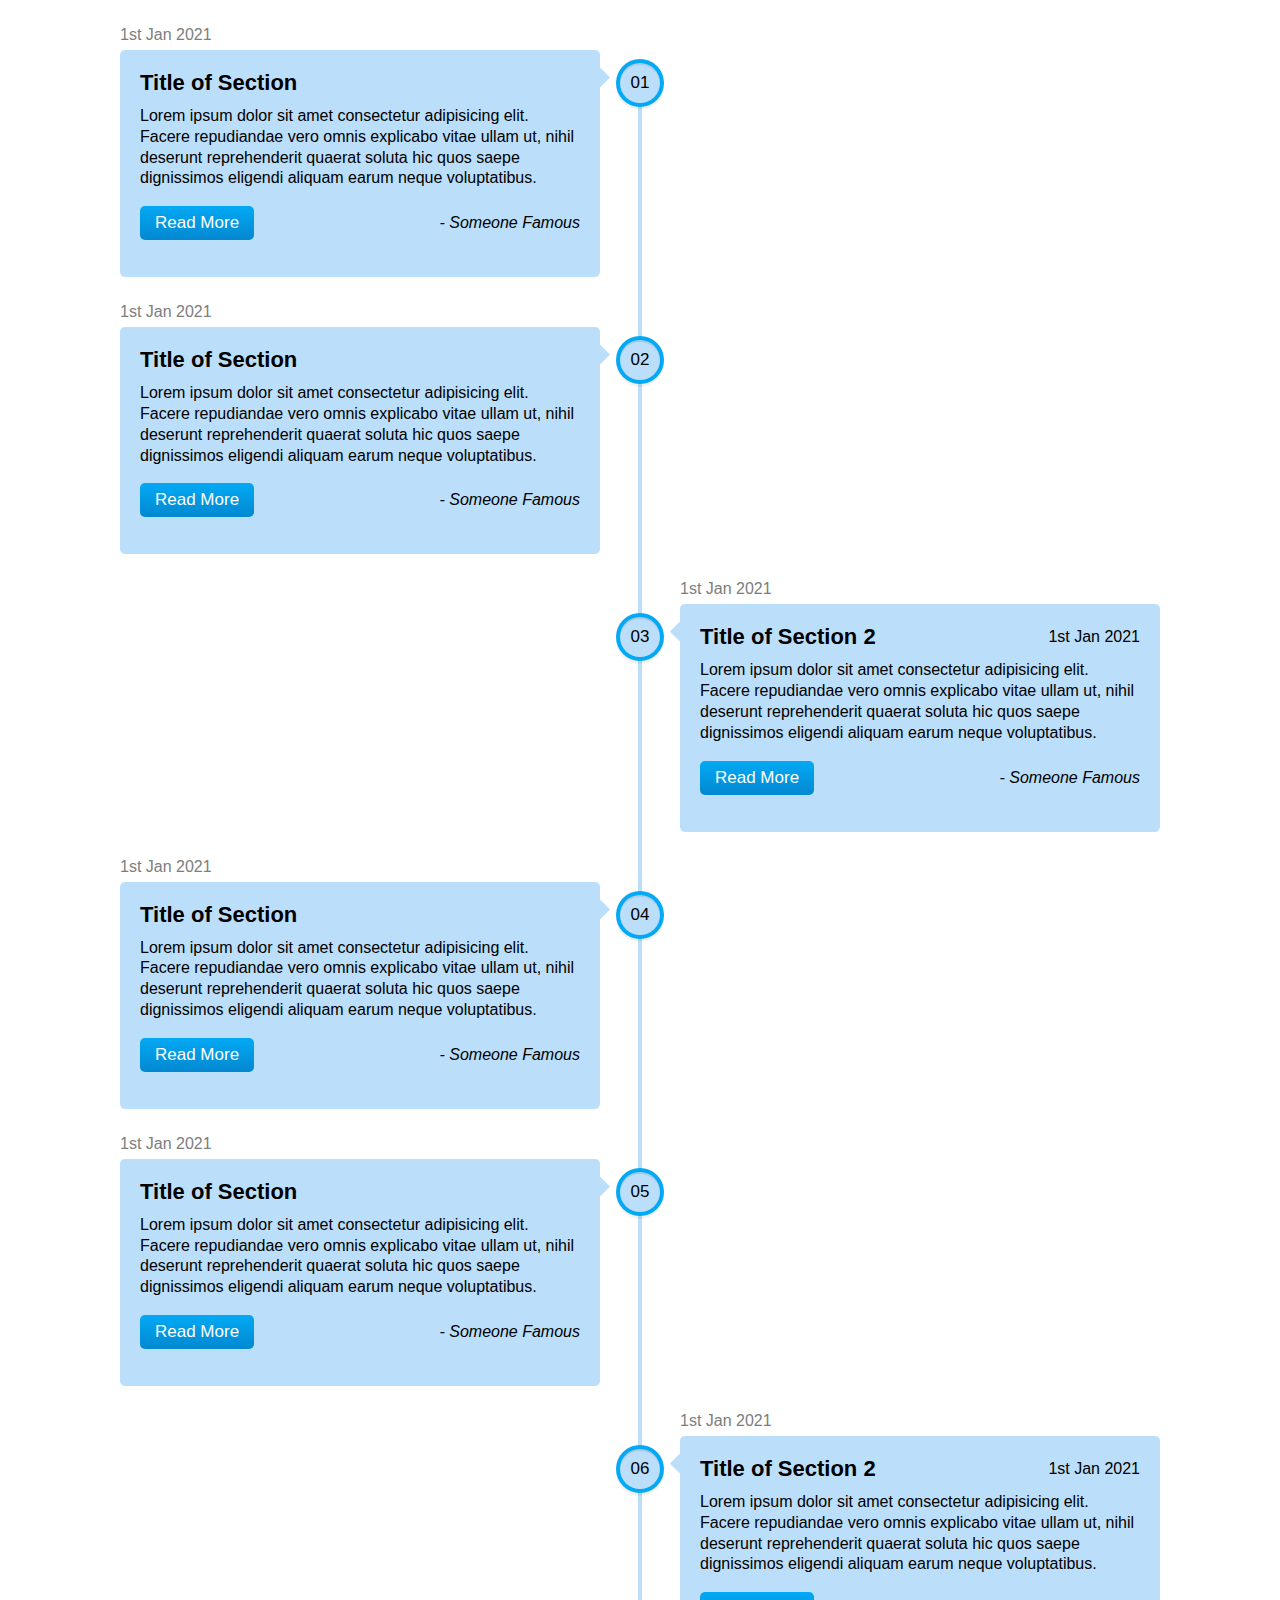
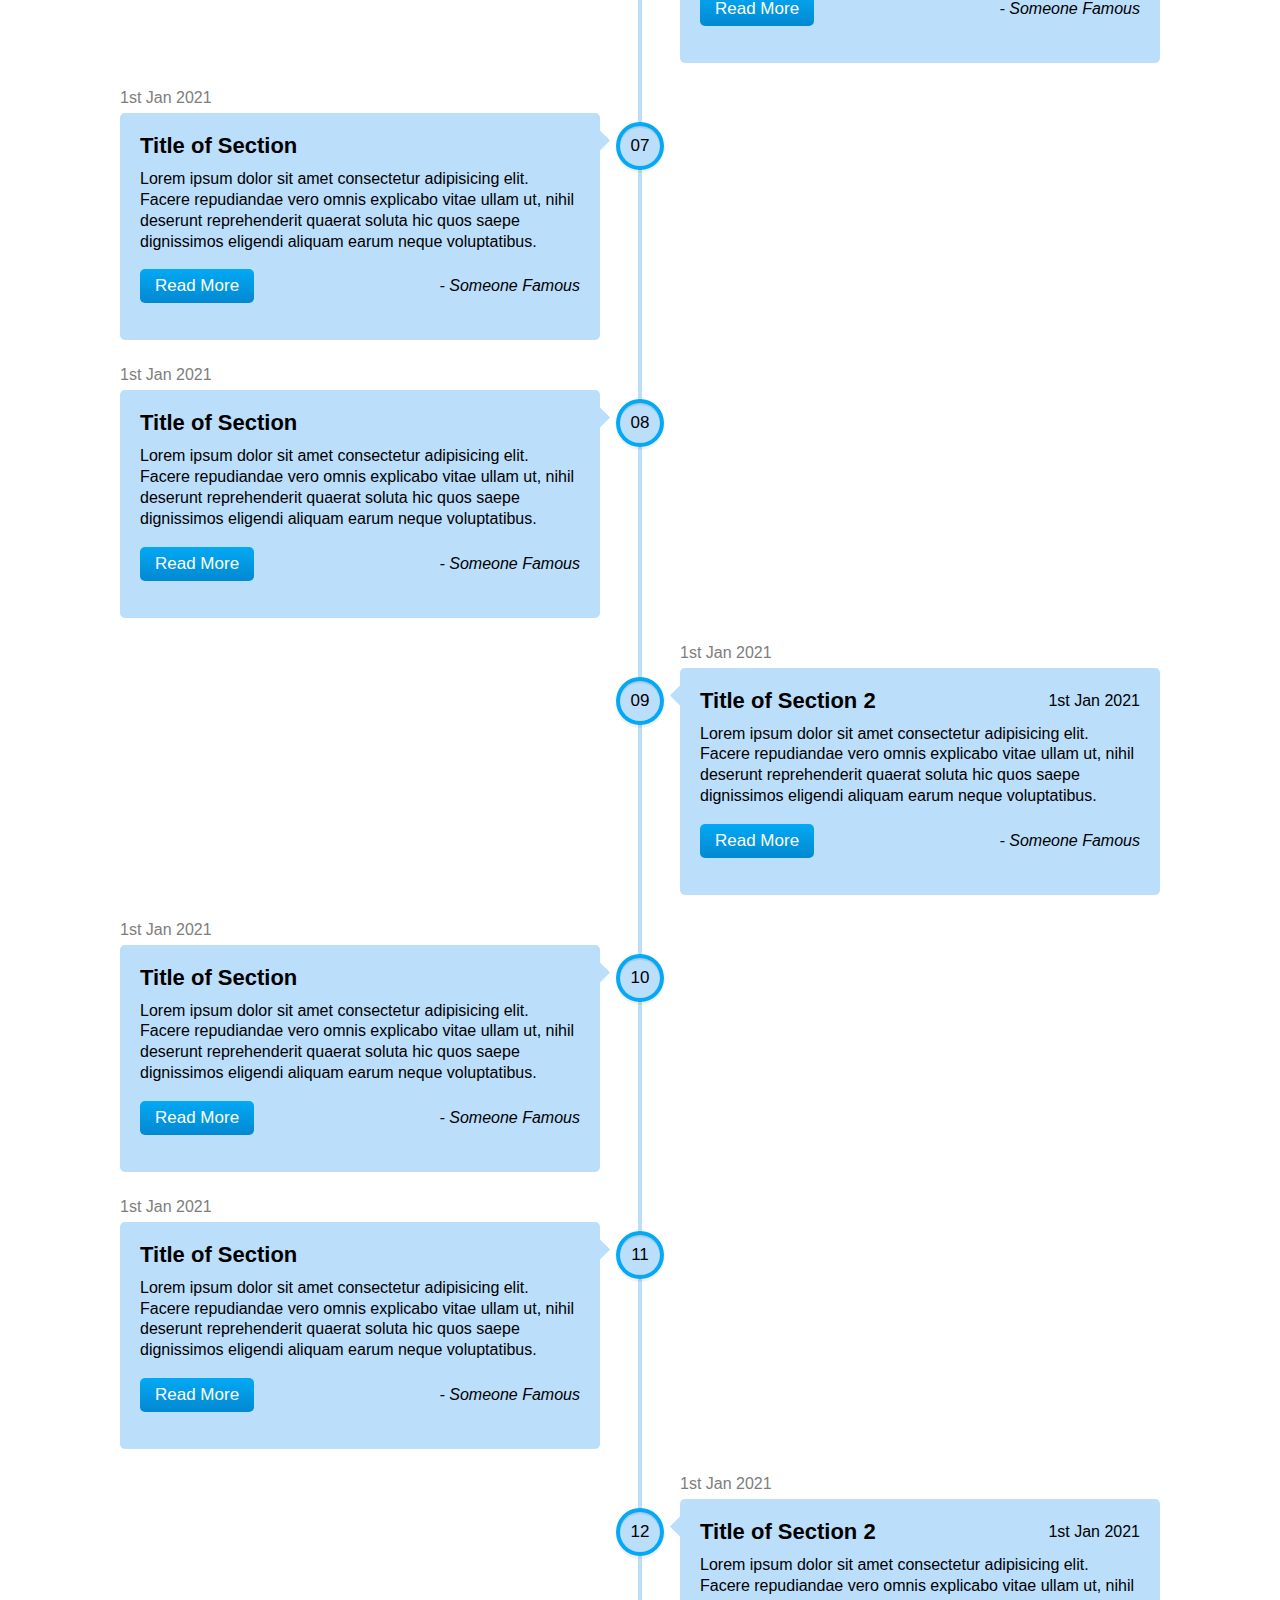
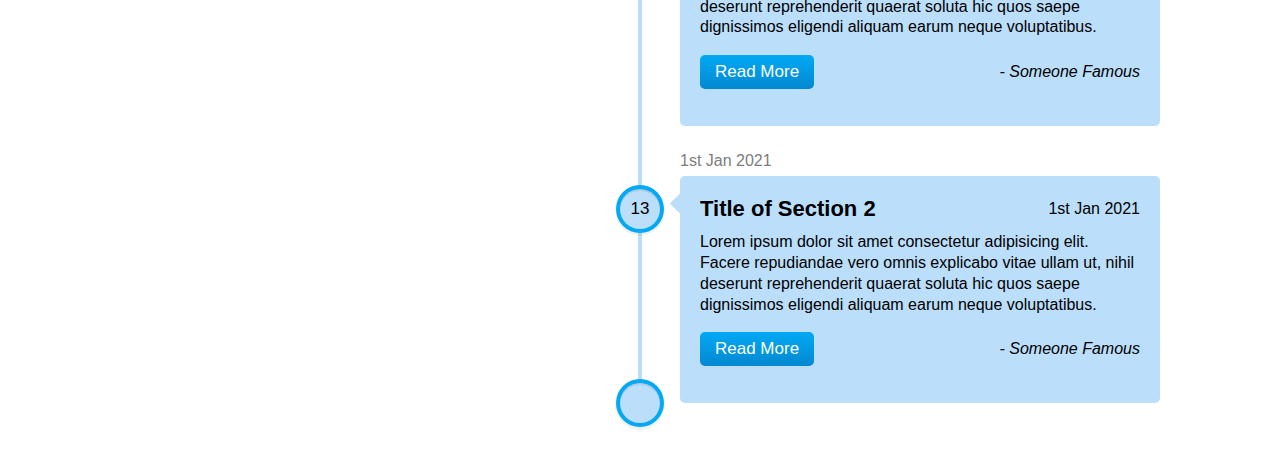
<file: index.html>
<!DOCTYPE html>
<html lang="en">
<head>
    <meta charset="UTF-8">
    <meta name="viewport" content="width=device-width, initial-scale=1.0">
    <link rel="stylesheet" href="https://cdnjs.cloudflare.com/ajax/libs/font-awesome/6.4.2/css/all.min.css" integrity="sha512-z3gLpd7yknf1YoNbCzqRKc4qyor8gaKU1qmn+CShxbuBusANI9QpRohGBreCFkKxLhei6S9CQXFEbbKuqLg0DA==" crossorigin="anonymous" referrerpolicy="no-referrer" />
    <link rel="stylesheet" href="style.css">
    <title>Timeline</title>
</head>
<body>
    <div style="width:100%;">
        <div class="wrapper">
            <div class="center-line">
                <a href="#" rel="noopener noreferrer" class="scoll-icon"><i class="fa fa-caret-up"></i></a>
            </div>
            <div class="row row-1">
                <section>
                    <span class="icon">01</span>
                    <span class="row-date">1st Jan 2021</span>
                   
                    <div class="details"><span class="title">Title of Section</span></div>
                   <p>
                    Lorem ipsum dolor sit amet consectetur adipisicing elit. Facere repudiandae vero omnis explicabo vitae ullam ut, nihil deserunt reprehenderit quaerat soluta hic quos saepe dignissimos eligendi aliquam earum neque voluptatibus.
                    <div class="bottom">
                        <a href="#" id="">Read More</a>
                        <i> - Someone Famous</i>
                    </div>
                   </p>
                </section>
            </div>
            <div class="row row-1">
                <section>
                    <span class="icon">02</span>
                    <span class="row-date">1st Jan 2021</span>
                   
                    <div class="details"><span class="title">Title of Section</span></div>
                   <p>
                    Lorem ipsum dolor sit amet consectetur adipisicing elit. Facere repudiandae vero omnis explicabo vitae ullam ut, nihil deserunt reprehenderit quaerat soluta hic quos saepe dignissimos eligendi aliquam earum neque voluptatibus.
                    <div class="bottom">
                        <a href="#" id="">Read More</a>
                        <i> - Someone Famous</i>
                    </div>
                   </p>
                </section>
            </div>
            <div class="row row-2">
                <section>
                    <span class="icon">03</span>
                    <span class="row-date">1st Jan 2021</span>
                    
                    <div class="details"><span class="title">Title of Section 2</span> <span>1st Jan 2021</span></div>
                   <p>
                    Lorem ipsum dolor sit amet consectetur adipisicing elit. Facere repudiandae vero omnis explicabo vitae ullam ut, nihil deserunt reprehenderit quaerat soluta hic quos saepe dignissimos eligendi aliquam earum neque voluptatibus.
                    <div class="bottom">
                        <a href="#" id="">Read More</a>
                        <i> - Someone Famous</i>
                    </div>
                   </p>
                </section>
            </div>
            <div class="row row-1">
                <section>
                    <span class="icon">04</span>
                    <span class="row-date">1st Jan 2021</span>
                   
                    <div class="details"><span class="title">Title of Section</span></div>
                   <p>
                    Lorem ipsum dolor sit amet consectetur adipisicing elit. Facere repudiandae vero omnis explicabo vitae ullam ut, nihil deserunt reprehenderit quaerat soluta hic quos saepe dignissimos eligendi aliquam earum neque voluptatibus.
                    <div class="bottom">
                        <a href="#" id="">Read More</a>
                        <i> - Someone Famous</i>
                    </div>
                   </p>
                </section>
            </div>
            <div class="row row-1">
                <section>
                    <span class="icon">05</span>
                    <span class="row-date">1st Jan 2021</span>
                   
                    <div class="details"><span class="title">Title of Section</span></div>
                   <p>
                    Lorem ipsum dolor sit amet consectetur adipisicing elit. Facere repudiandae vero omnis explicabo vitae ullam ut, nihil deserunt reprehenderit quaerat soluta hic quos saepe dignissimos eligendi aliquam earum neque voluptatibus.
                    <div class="bottom">
                        <a href="#" id="">Read More</a>
                        <i> - Someone Famous</i>
                    </div>
                   </p>
                </section>
            </div>
            <div class="row row-2">
                <section>
                    <span class="icon">06</span>
                    <span class="row-date">1st Jan 2021</span>
                    
                    <div class="details"><span class="title">Title of Section 2</span> <span>1st Jan 2021</span></div>
                   <p>
                    Lorem ipsum dolor sit amet consectetur adipisicing elit. Facere repudiandae vero omnis explicabo vitae ullam ut, nihil deserunt reprehenderit quaerat soluta hic quos saepe dignissimos eligendi aliquam earum neque voluptatibus.
                    <div class="bottom">
                        <a href="#" id="">Read More</a>
                        <i> - Someone Famous</i>
                    </div>
                   </p>
                </section>
            </div>
            <div class="row row-1">
                <section>
                    <span class="icon">07</span>
                    <span class="row-date">1st Jan 2021</span>
                   
                    <div class="details"><span class="title">Title of Section</span></div>
                   <p>
                    Lorem ipsum dolor sit amet consectetur adipisicing elit. Facere repudiandae vero omnis explicabo vitae ullam ut, nihil deserunt reprehenderit quaerat soluta hic quos saepe dignissimos eligendi aliquam earum neque voluptatibus.
                    <div class="bottom">
                        <a href="#" id="">Read More</a>
                        <i> - Someone Famous</i>
                    </div>
                   </p>
                </section>
            </div>
            <div class="row row-1">
                <section>
                    <span class="icon">08</span>
                    <span class="row-date">1st Jan 2021</span>
                   
                    <div class="details"><span class="title">Title of Section</span></div>
                   <p>
                    Lorem ipsum dolor sit amet consectetur adipisicing elit. Facere repudiandae vero omnis explicabo vitae ullam ut, nihil deserunt reprehenderit quaerat soluta hic quos saepe dignissimos eligendi aliquam earum neque voluptatibus.
                    <div class="bottom">
                        <a href="#" id="">Read More</a>
                        <i> - Someone Famous</i>
                    </div>
                   </p>
                </section>
            </div>
            <div class="row row-2">
                <section>
                    <span class="icon">09</span>
                    <span class="row-date">1st Jan 2021</span>
                    
                    <div class="details"><span class="title">Title of Section 2</span> <span>1st Jan 2021</span></div>
                   <p>
                    Lorem ipsum dolor sit amet consectetur adipisicing elit. Facere repudiandae vero omnis explicabo vitae ullam ut, nihil deserunt reprehenderit quaerat soluta hic quos saepe dignissimos eligendi aliquam earum neque voluptatibus.
                    <div class="bottom">
                        <a href="#" id="">Read More</a>
                        <i> - Someone Famous</i>
                    </div>
                   </p>
                </section>
            </div>
            <div class="row row-1">
                <section>
                    <span class="icon">10</span>
                    <span class="row-date">1st Jan 2021</span>
                   
                    <div class="details"><span class="title">Title of Section</span></div>
                   <p>
                    Lorem ipsum dolor sit amet consectetur adipisicing elit. Facere repudiandae vero omnis explicabo vitae ullam ut, nihil deserunt reprehenderit quaerat soluta hic quos saepe dignissimos eligendi aliquam earum neque voluptatibus.
                    <div class="bottom">
                        <a href="#" id="">Read More</a>
                        <i> - Someone Famous</i>
                    </div>
                   </p>
                </section>
            </div>
            <div class="row row-1">
                <section>
                    <span class="icon">11</span>
                    <span class="row-date">1st Jan 2021</span>
                   
                    <div class="details"><span class="title">Title of Section</span></div>
                   <p>
                    Lorem ipsum dolor sit amet consectetur adipisicing elit. Facere repudiandae vero omnis explicabo vitae ullam ut, nihil deserunt reprehenderit quaerat soluta hic quos saepe dignissimos eligendi aliquam earum neque voluptatibus.
                    <div class="bottom">
                        <a href="#" id="">Read More</a>
                        <i> - Someone Famous</i>
                    </div>
                   </p>
                </section>
            </div>
            <div class="row row-2">
                <section>
                    <span class="icon">12</span>
                    <span class="row-date">1st Jan 2021</span>
                    
                    <div class="details"><span class="title">Title of Section 2</span> <span>1st Jan 2021</span></div>
                   <p>
                    Lorem ipsum dolor sit amet consectetur adipisicing elit. Facere repudiandae vero omnis explicabo vitae ullam ut, nihil deserunt reprehenderit quaerat soluta hic quos saepe dignissimos eligendi aliquam earum neque voluptatibus.
                    <div class="bottom">
                        <a href="#" id="">Read More</a>
                        <i> - Someone Famous</i>
                    </div>
                   </p>
                </section>
            </div>
            <div class="row row-2">
                <section>
                    <span class="icon">13</span>
                    <span class="row-date">1st Jan 2021</span>
                    
                    <div class="details"><span class="title">Title of Section 2</span> <span>1st Jan 2021</span></div>
                   <p>
                    Lorem ipsum dolor sit amet consectetur adipisicing elit. Facere repudiandae vero omnis explicabo vitae ullam ut, nihil deserunt reprehenderit quaerat soluta hic quos saepe dignissimos eligendi aliquam earum neque voluptatibus.
                    <div class="bottom">
                        <a href="#" id="">Read More</a>
                        <i> - Someone Famous</i>
                    </div>
                   </p>
                </section>
            </div>
           </div>
    </div>
   
</body>
</html>
</file>
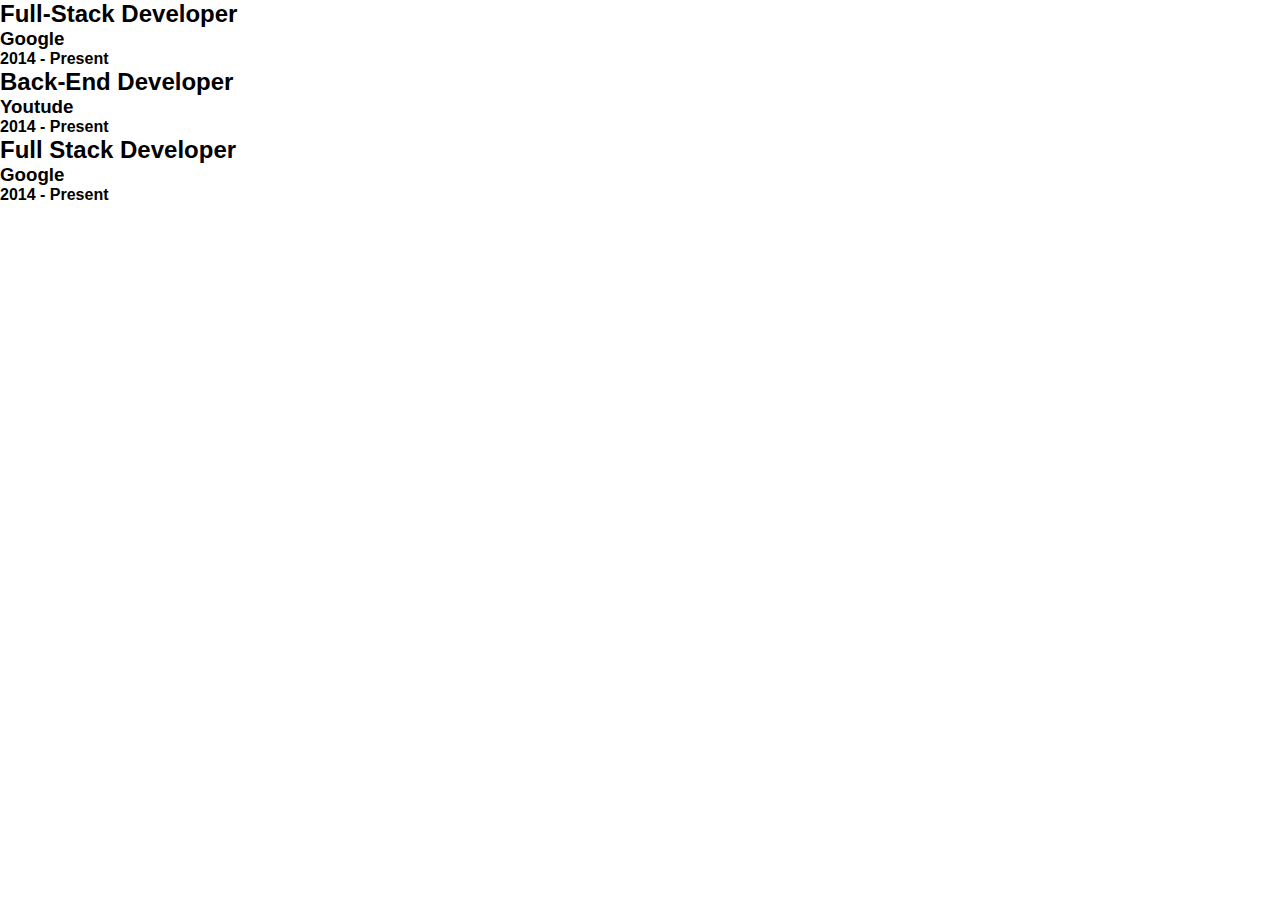
<file: index_001.html>
<!DOCTYPE html>
<html lang="en">
<head>
    <meta charset="UTF-8">
    <meta name="viewport" content="width=device-width, initial-scale=1.0">
    <link rel="stylesheet" href="style.css">
    <title>Timeline</title>
</head>
<body>
    <section class="timeline-area">
        <div>
            <h2>Full-Stack Developer</h2>
            <h3>Google</h3>
            <h4>2014 - Present</h4>
        </div>
        <div>
            <h2>Back-End  Developer</h2>
            <h3>Youtude</h3>
            <h4>2014 - Present</h4>
        </div>
        <div>
            <h2>Full Stack Developer</h2>
            <h3>Google</h3>
            <h4>2014 - Present</h4>
        </div>
    </section>
</body>
</html>
</file>
<file: style.css>
* {
  margin: 0;
  padding: 0;
  box-sizing: border-box;
  font-family: "Poppins", sans-serif;
}
html{
    scroll-behavior: smooth;
}

body {
  background: #ffffff;
}
.wrapper {
  position: relative;
  max-width: 1080px;
  margin: 50px auto;
  padding: 0 20px;
}
.wrapper .center-line {
  position: absolute;
  height: 100%;
  width: 4px;
  background: #bbdefb;
  top: 20px;
  left: 50%;
  transform: translateX(-50%);
}
.wrapper .row {
  display: flex;
  margin-top: 50px;
}
.wrapper .row-1 {
  justify-content: flex-start;
}

.wrapper .row-2 {
  justify-content: flex-end;
}

.wrapper .row section {
  background: #bbdefb;
  border-radius: 5px;
  width: calc(50% - 40px);
  padding: 20px;
  /* margin-top:50px; */
  position: relative;
}
.row-1 section::before {
  right: -7px;
}
.row-2 section::before {
  left: -7px;
}

.wrapper .row section::before {
  position: absolute;
  content: "";
  height: 15px;
  width: 15px;
  background: #bbdefb;
  top: 20px;
  z-index: -1;
  transform: rotate(45deg);
}
.row section .row-date {
  position: absolute;

  color: #7d7d7d;

  text-align: center;
  line-height: 40px;
  top: -35px;
  left: 0px;
}
.row section .icon,
.center-line .scoll-icon {
  position: absolute;
  background: #bbdefb;
  color: #000;
  font-size: 17px;
  border-radius: 50%;
  height: 40px;
  width: 40px;
  text-align: center;
  line-height: 40px;
  /* top: 13px; */
  box-shadow: 0 0 0 4px #03a9f4, inset 0 2px 0 rgba(0, 0, 0, 0.08),
    0 3px 0 4px rgba(0, 0, 0, 0.05);
}
.center-line .scoll-icon {
  bottom: 0px;
  left: 50%;
  font-size: 25px;
  transform: translateX(-50%);
}
.row-1 section .icon {
  top: 13px;
  right: -60px;
 
}
.row-2 section .icon {
  left: -60px;
  top: 13px;
}
.row section .details,
.row section .bottom {
  display: flex;
  justify-content: space-between;
  align-items: center;
}

.row section .details .title {
  font-size: 22px;
  font-weight: 600;
}

.row section p {
  margin: 10px 0 17px 0;
  line-height: 1.3;
}

.row section .bottom a {
  text-decoration: none;
  padding: 7px 15px;
  color: #fff;
  border-radius: 5px;
  font-weight: 400;
  font-size: 17px;
  background: linear-gradient(to bottom, #03a9f4, #0288d1);
}
@media(max-width:790px){
    .wrapper .center-line{
        left:40px;
    }
    .wrapper .row{
        margin: 40px 0 3px 60px;
    }
    .wrapper .row section{
        width: 100%;
    }
    .row-1 section::before{
        left:-7px;
    }
    .row-1 section .icon{
        left: -60px;
    }
}

@media(max-width:550px){
    .wrapper .center-line,
    .row section::before,
    .row section .icon
    {
        display: none;
    }

    .wrapper .row{
        margin: 40px 0 3px 0px;
    }
}
</file>
